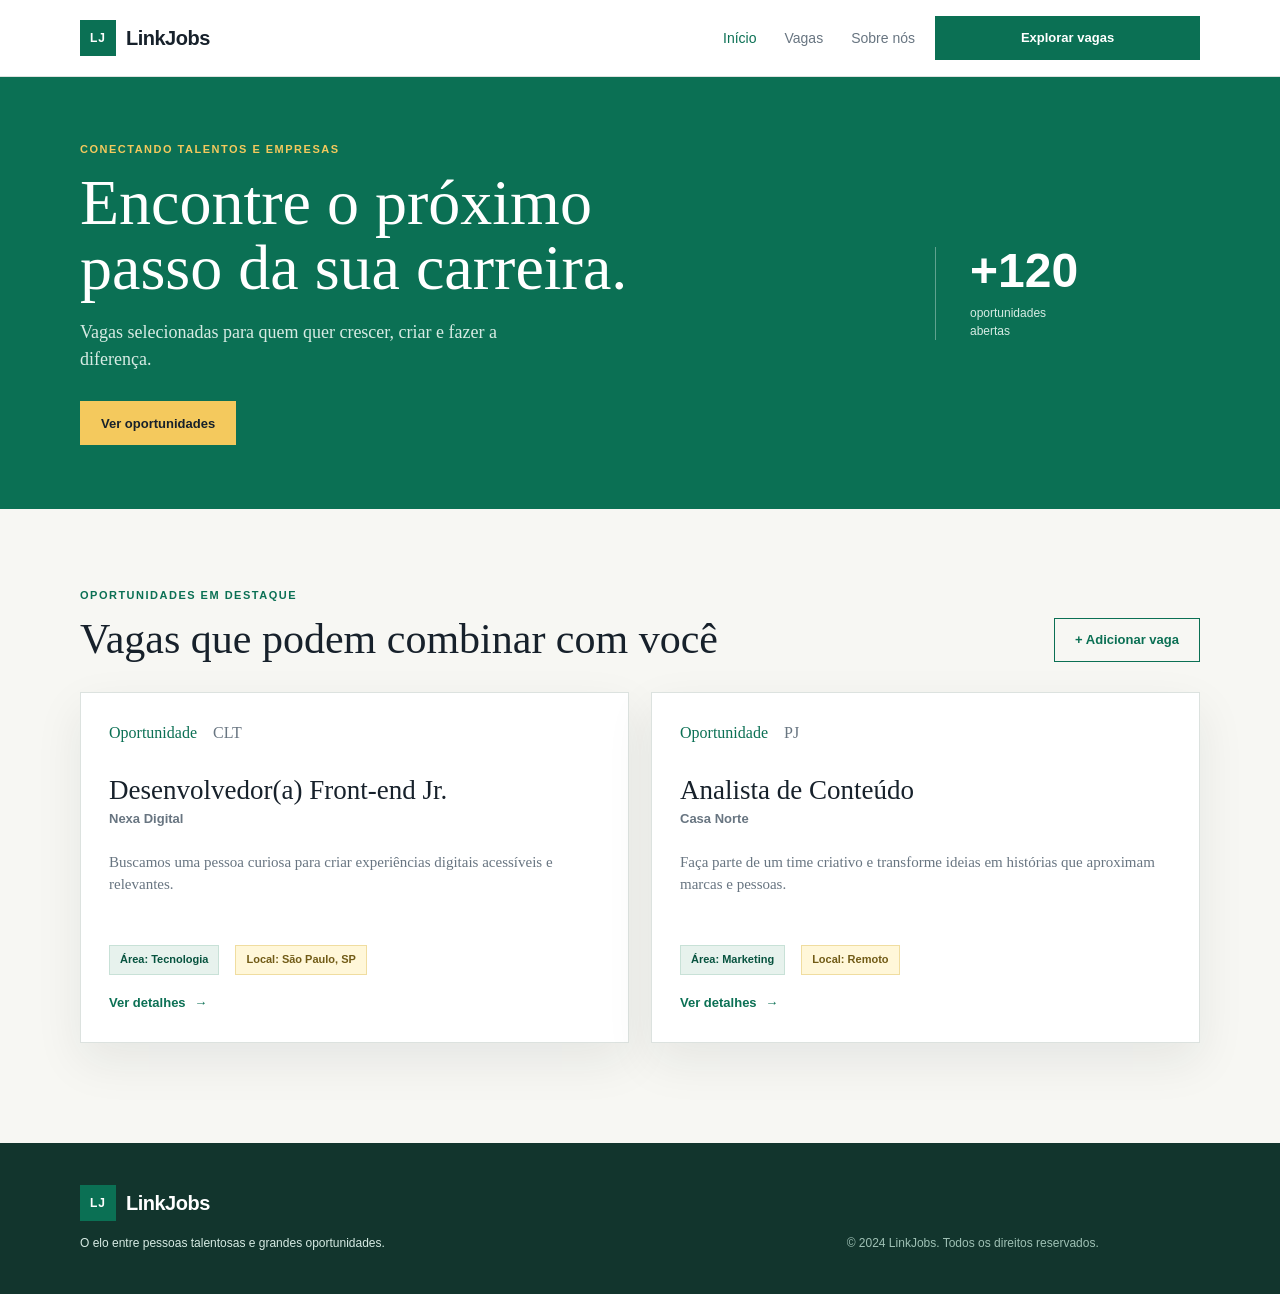
<file: ex2/html/index.html>
<!DOCTYPE html>
<html lang="pt-BR">
<head>
    <meta charset="UTF-8">
    <meta name="viewport" content="width=device-width, initial-scale=1.0">
    <meta name="description" content="Encontre oportunidades e compartilhe vagas na LinkJobs.">
    <title>LinkJobs | Oportunidades profissionais</title>
    <link rel="stylesheet" href="../css/index.css">
</head>
<body>
    <header class="site-header">
        <div class="container site-header__content">
            <a class="brand" href="" id="home" aria-label="LinkJobs - início">
                <span class="brand__mark">LJ</span>
                <span class="brand__name">LinkJobs</span>
            </a>
            <button class="menu-toggle" type="button" aria-expanded="false" aria-controls="main-menu" aria-label="Abrir menu">
                <span></span>
                <span></span>
                <span></span>
            </button>
            <nav class="main-nav" id="main-menu" aria-label="Navegação principal">
                <a id="inicio" class="main-nav__link main-nav__link--active" href="">Início</a>
                <a class="main-nav__link" href="#vagas">Vagas</a>
                <button class="main-nav__link main-nav__button" id="aboutus" type="button">Sobre nós</button>
            </nav>
            <a class="header-action" href="#vagas">Explorar vagas</a>
        </div>
    </header>

    <main id="inicio">
        <section class="hero" id="hero">
            <div class="container hero__content">
                <div class="hero__copy">
                    <p class="eyebrow">Conectando talentos e empresas</p>
                    <h1>Encontre o próximo passo da sua carreira.</h1>
                    <p class="hero__description">Vagas selecionadas para quem quer crescer, criar e fazer a diferença.</p>
                    <a class="button button--primary" href="#vagas">Ver oportunidades</a>
                </div>
                <div class="hero__aside" aria-hidden="true">
                    <span class="hero__number">+120</span>
                    <span class="hero__label">oportunidades abertas</span>
                </div>
            </div>
        </section>

        <section class="jobs-section" id="vagas">
            <div class="container">
                <div class="section-heading">
                    <div>
                        <p class="eyebrow">Oportunidades em destaque</p>
                        <h2>Vagas que podem combinar com você</h2>
                    </div>
                    <button class="button button--outline add-job-button" type="button" id="open-modal">+ Adicionar vaga</button>
                </div>

                <div class="jobs-grid" id="jobs-list">
                    <article class="job-card">
                        <div class="job-card__topline">
                            <span class="job-card__category">Oportunidade</span>
                            <span class="job-card__type">CLT</span>
                        </div>
                        <h3>Desenvolvedor(a) Front-end Jr.</h3>
                        <p class="job-card__company">Nexa Digital</p>
                        <p class="job-card__description">Buscamos uma pessoa curiosa para criar experiências digitais acessíveis e relevantes.</p>
                        <div class="job-card__badges">
                            <span class="job-badge job-badge--area">Área: Tecnologia</span>
                            <span class="job-badge job-badge--location">Local: São Paulo, SP</span>
                        </div>
                        <button class="job-card__link" type="button">Ver detalhes <span aria-hidden="true">→</span></button>
                    </article>

                    <article class="job-card">
                        <div class="job-card__topline">
                            <span class="job-card__category">Oportunidade</span>
                            <span class="job-card__type">PJ</span>
                        </div>
                        <h3>Analista de Conteúdo</h3>
                        <p class="job-card__company">Casa Norte</p>
                        <p class="job-card__description">Faça parte de um time criativo e transforme ideias em histórias que aproximam marcas e pessoas.</p>
                        <div class="job-card__badges">
                            <span class="job-badge job-badge--area">Área: Marketing</span>
                            <span class="job-badge job-badge--location">Local: Remoto</span>
                        </div>
                        <button class="job-card__link" type="button">Ver detalhes <span aria-hidden="true">→</span></button>
                    </article>
                </div>
            </div>
        </section>

        <section class="about-section" id="sobre" hidden>
            <div class="container about-section__content">
                <div class="about-section__intro">
                    <p class="eyebrow">Sobre a LinkJobs</p>
                    <h2>Trabalho com propósito começa por boas conexões.</h2>
                </div>
                <div class="about-section__text">
                    <p>A LinkJobs aproxima profissionais e empresas que compartilham vontade de crescer, criar e transformar o futuro do trabalho.</p>
                    <p>Reunimos oportunidades relevantes e ajudamos cada pessoa a encontrar um caminho profissional mais alinhado com seus talentos e objetivos.</p>
                </div>
                <div class="about-section__values" aria-label="Valores da LinkJobs">
                    <article class="about-value">
                        <span class="about-value__number">01</span>
                        <h3>Conexões reais</h3>
                        <p>Relacionamentos profissionais construídos com transparência e cuidado.</p>
                    </article>
                    <article class="about-value">
                        <span class="about-value__number">02</span>
                        <h3>Oportunidades acessíveis</h3>
                        <p>Informação clara para tornar a próxima escolha mais simples.</p>
                    </article>
                    <article class="about-value">
                        <span class="about-value__number">03</span>
                        <h3>Crescimento contínuo</h3>
                        <p>Espaço para talentos e empresas evoluírem juntos.</p>
                    </article>
                </div>
            </div>
        </section>

        <div class="modal-overlay" id="post-modal" role="dialog" aria-modal="true" aria-labelledby="modal-title" hidden>
            <div class="modal">
                <div class="modal__header">
                    <div>
                        <p class="eyebrow">Compartilhe uma oportunidade</p>
                        <h2 id="modal-title">Adicionar nova vaga</h2>
                    </div>
                    <button class="modal__close" type="button" id="close-modal" aria-label="Fechar formulário">×</button>
                </div>
                <form class="job-form" id="job-form">
                    <label for="job-title">Título da vaga</label>
                    <input id="job-title" name="job-title" type="text" placeholder="Ex.: Designer de Produto" required>

                    <label for="company">Empresa</label>
                    <input id="company" name="company" type="text" placeholder="Nome da empresa" required>

                    <div class="form-row">
                        <div>
                            <label for="category">Área</label>
                            <input id="category" name="category" type="text" placeholder="Ex.: Design" required>
                        </div>
                        <div>
                            <label for="location">Localização</label>
                            <input id="location" name="location" type="text" placeholder="Ex.: Remoto" required>
                        </div>
                    </div>

                    <label for="description">Descrição</label>
                    <textarea id="description" name="description" rows="4" placeholder="Conte um pouco sobre a oportunidade..." required></textarea>

                    <button class="button button--primary" id="button-submit" type="submit">Publicar vaga</button>
                </form>
            </div>
        </div>

        <div class="toast" id="toast" role="status" aria-live="polite" hidden>
            <span class="toast__icon" aria-hidden="true">✓</span>
            <span id="toast-message">Vaga publicada com sucesso.</span>
        </div>
        <div class="toast__error" id="toast-error" role="status" aria-live="polite" hidden>
            <span class="toast__icon__error" aria-hidden="true">X</span>
            <span id="toast-message">Erro, confira os campos e tente novamente</span>
        </div>
    </main>

    <footer class="site-footer">
        <div class="container site-footer__content">
            <div>
                <a class="brand brand--footer" href="#inicio">
                    <span class="brand__mark">LJ</span>
                    <span class="brand__name">LinkJobs</span>
                </a>
                <p>O elo entre pessoas talentosas e grandes oportunidades.</p>
            </div>
            <p class="site-footer__copyright">© 2024 LinkJobs. Todos os direitos reservados.</p>
        </div>
    </footer>
</body>
<script type="module" src="../js/index.js"></script>
</html>
</file>
<file: ex2/css/index.css>
:root {
    --ink: #17212b;
    --muted: #687581;
    --paper: #f7f7f3;
    --white: #ffffff;
    --line: #dce2df;
    --green: #0b7054;
    --green-dark: #07533f;
    --red: #940000; 
    --yellow: #f4c95d;
    --shadow: 0 18px 45px rgba(23, 33, 43, 0.08);
}

* {
    box-sizing: border-box;
}

html {
    scroll-behavior: smooth;
}

body {
    padding: 0;
    margin: 0;
    color: var(--ink);
    background: var(--paper);
    font-family: Georgia, 'Times New Roman', serif;
    line-height: 1.5;
}

a {
    color: inherit;
    text-decoration: none;
}

button,
input,
textarea {
    font: inherit;
}

button,
a {
    -webkit-tap-highlight-color: transparent;
}

.container {
    width: min(1120px, calc(100% - 40px));
    margin: 0 auto;
    display: grid;
    grid-template-columns: repeat(12, minmax(0, 1fr));
    column-gap: 20px;
}

.site-header {
    background: var(--white);
    border-bottom: 1px solid var(--line);
}

.site-header__content {
    align-items: center;
    min-height: 76px;
}

.brand {
    grid-column: 1 / span 3;
}

.main-nav {
    grid-column: 5 / span 5;
}

.menu-toggle {
    display: none;
}

.header-action {
    grid-column: 10 / -1;
}

.brand {
    display: inline-flex;
    align-items: center;
    gap: 10px;
    font-family: Arial, sans-serif;
    font-weight: 800;
}

.brand__mark {
    display: grid;
    width: 36px;
    height: 36px;
    color: var(--white);
    background: var(--green);
    place-items: center;
    font-size: 12px;
    letter-spacing: 1px;
}

.brand__name {
    font-size: 20px;
    letter-spacing: -0.5px;
}

.main-nav {
    display: flex;
    align-items: center;
    gap: 28px;
    margin-left: auto;
    font-family: Arial, sans-serif;
    font-size: 14px;
}

.main-nav__link {
    color: var(--muted);
}

.main-nav__button {
    padding: 0;
    background: transparent;
    border: 0;
    cursor: pointer;
}

.main-nav__link:hover,
.main-nav__link--active {
    color: var(--green);
}

.header-action,
.button {
    display: inline-flex;
    align-items: center;
    justify-content: center;
    min-height: 44px;
    padding: 0 20px;
    border: 1px solid transparent;
    cursor: pointer;
    font-family: Arial, sans-serif;
    font-size: 13px;
    font-weight: 700;
    transition: background-color 180ms ease, color 180ms ease, border-color 180ms ease;
}

.header-action,
.button--primary {
    color: var(--white);
    background: var(--green);
}

.header-action:hover,
.button--primary:hover {
    background: var(--green-dark);
}

.hero {
    background: var(--green);
    color: var(--white);
}

.hero__content {
    align-items: center;
    min-height: 360px;
    padding: 64px 0;
}

.hero__copy {
    grid-column: 1 / span 8;
    max-width: 660px;
}

.eyebrow {
    margin: 0 0 12px;
    color: var(--yellow);
    font-family: Arial, sans-serif;
    font-size: 11px;
    font-weight: 700;
    letter-spacing: 1.5px;
    text-transform: uppercase;
}

.hero h1 {
    max-width: 620px;
    margin: 0 0 18px;
    font-size: clamp(38px, 5vw, 64px);
    font-weight: 400;
    line-height: 1.03;
}

.hero__description {
    max-width: 480px;
    margin: 0 0 28px;
    color: #d7ebe4;
    font-size: 18px;
}

.hero .button {
    color: var(--ink);
    background: var(--yellow);
}

.hero .button:hover {
    background: #ffe093;
}

.hero__aside {
    grid-column: 10 / span 3;
    display: flex;
    flex-direction: column;
    padding-left: 34px;
    border-left: 1px solid rgba(255, 255, 255, 0.35);
    font-family: Arial, sans-serif;
}

.hero__number {
    font-size: 48px;
    font-weight: 700;
    line-height: 1;
}

.hero__label {
    max-width: 100px;
    margin-top: 9px;
    color: #d7ebe4;
    font-size: 12px;
}

.jobs-section {
    padding: 78px 0 100px;
}

.section-heading {
    grid-column: 1 / -1;
    display: flex;
    align-items: end;
    justify-content: space-between;
    margin-bottom: 30px;
    gap: 24px;
}

.section-heading .eyebrow {
    color: var(--green);
}

h2 {
    margin: 0;
    font-size: clamp(28px, 4vw, 42px);
    font-weight: 400;
    line-height: 1.1;
}

.button--outline {
    color: var(--green);
    background: transparent;
    border-color: var(--green);
    white-space: nowrap;
}

.button--outline:hover {
    color: var(--white);
    background: var(--green);
}

.jobs-grid {
    grid-column: 1 / -1;
    display: grid;
    grid-template-columns: repeat(12, minmax(0, 1fr));
    gap: 22px;
}

.about-section {
    padding: 82px 0 96px;
    color: var(--white);
    background: #12352d;
    border-bottom: 1px solid var(--white);
}

.about-section__intro {
    grid-column: 1 / span 5;
}

.about-section__intro h2 {
    color: var(--white);
}

.about-section__text {
    grid-column: 7 / -1;
    padding-top: 7px;
    color: #d7ebe4;
    font-size: 17px;
}

.about-section__text p {
    margin: 0 0 18px;
}

.about-section__values {
    grid-column: 1 / -1;
    display: grid;
    grid-template-columns: repeat(3, 1fr);
    gap: 22px;
    margin-top: 62px;
    padding-top: 26px;
    border-top: 1px solid rgba(255, 255, 255, 0.25);
}

.about-value {
    padding-right: 24px;
    border-right: 1px solid rgba(255, 255, 255, 0.25);
}

.about-value:last-child {
    border-right: 0;
}

.about-value__number {
    color: var(--yellow);
    font-family: Arial, sans-serif;
    font-size: 12px;
    font-weight: 700;
}

.about-value h3 {
    margin: 18px 0 8px;
    font-size: 22px;
    font-weight: 400;
}

.about-value p {
    max-width: 250px;
    margin: 0;
    color: #b9d3c9;
    font-family: Arial, sans-serif;
    font-size: 13px;
}

.job-card {
    grid-column: span 6;
    padding: 28px;
    background: var(--white);
    border: 1px solid var(--line);
    box-shadow: var(--shadow);
}

.job-card__topline,
.job-card__badges {
    display: flex;
    flex-wrap: wrap;
    gap: 16px;
}

.job-card__category {
    color: var(--green);
}

.job-card__type {
    color: var(--muted);
}

.job-card h3 {
    margin: 30px 0 4px;
    font-size: 27px;
    font-weight: 400;
    line-height: 1.12;
}

.job-card__company {
    margin: 0;
    color: var(--muted);
    font-family: Arial, sans-serif;
    font-size: 13px;
    font-weight: 700;
}

.job-card__description {
    min-height: 72px;
    margin: 22px 0;
    color: var(--muted);
    font-size: 15px;
}

.job-badge {
    display: inline-flex;
    align-items: center;
    min-height: 30px;
    padding: 5px 10px;
    color: var(--green-dark);
    background: #e7f2ed;
    border: 1px solid #c8e1d7;
    font-family: Arial, sans-serif;
    font-size: 11px;
    font-weight: 700;
}

.job-badge--location {
    color: #715b16;
    background: #fff7d9;
    border-color: #f0dda0;
}

.toast {
    position: fixed;
    z-index: 20;
    right: 24px;
    bottom: 24px;
    display: flex;
    align-items: center;
    gap: 10px;
    width: min(360px, calc(100% - 32px));
    padding: 14px 16px;
    color: var(--white);
    background: var(--green-dark);
    box-shadow: 0 14px 35px rgba(23, 33, 43, 0.22);
    font-family: Arial, sans-serif;
    font-size: 13px;
    font-weight: 700;
    animation: toast-in 220ms ease-out;
}

.toast[hidden] {
    display: none;
}

.toast__icon {
    display: grid;
    flex: 0 0 24px;
    width: 24px;
    height: 24px;
    color: var(--green-dark);
    background: var(--yellow);
    border-radius: 50%;
    place-items: center;
    font-size: 15px;
}
.toast__error {
    position: fixed;
    z-index: 20;
    right: 24px;
    bottom: 24px;
    display: flex;
    align-items: center;
    gap: 10px;
    width: min(360px, calc(100% - 32px));
    padding: 14px 16px;
    color: var(--white);
    background: var(--red);
    box-shadow: 0 14px 35px rgba(23, 33, 43, 0.22);
    font-family: Arial, sans-serif;
    font-size: 13px;
    font-weight: 700;
    animation: toast-in 220ms ease-out;
}

.toast__error[hidden] {
    display: none;
}

.toast__icon__error {
    display: grid;
    flex: 0 0 24px;
    width: 24px;
    height: 24px;
    color: var(--red);
    background: var(--white);
    border-radius: 50%;
    place-items: center;
    font-size: 15px;
}

@keyframes toast-in {
    from {
        opacity: 0;
        transform: translateY(12px);
    }

    to {
        opacity: 1;
        transform: translateY(0);
    }
}

.job-card__link {
    padding: 18px 0 0;
    color: var(--green);
    background: transparent;
    border: 0;
    cursor: pointer;
    font-family: Arial, sans-serif;
    font-size: 13px;
    font-weight: 700;
}

.job-card__link span {
    display: inline-block;
    margin-left: 5px;
    transition: transform 180ms ease;
}

.job-card__link:hover span {
    transform: translateX(4px);
}

.modal-overlay {
    position: fixed;
    z-index: 10;
    inset: 0;
    display: grid;
    padding: 20px;
    overflow-y: auto;
    background: rgba(23, 33, 43, 0.62);
    place-items: center;
}

.modal-overlay[hidden] {
    display: none;
}

.modal {
    width: min(580px, 100%);
    padding: 32px;
    background: var(--white);
    box-shadow: 0 25px 70px rgba(23, 33, 43, 0.25);
}

.modal__header {
    display: flex;
    justify-content: space-between;
    gap: 20px;
    margin-bottom: 26px;
}

.modal .eyebrow {
    color: var(--green);
}

.modal__close {
    width: 36px;
    height: 36px;
    color: var(--muted);
    background: transparent;
    border: 1px solid var(--line);
    cursor: pointer;
    font-size: 25px;
    line-height: 1;
}

.job-form {
    display: grid;
    gap: 9px;
    font-family: Arial, sans-serif;
}

.job-form label {
    margin-top: 8px;
    color: var(--ink);
    font-size: 12px;
    font-weight: 700;
}

.job-form input,
.job-form textarea {
    width: 100%;
    padding: 12px 13px;
    color: var(--ink);
    background: var(--paper);
    border: 1px solid var(--line);
    outline: none;
    resize: vertical;
}

.job-form input:focus,
.job-form textarea:focus {
    border-color: var(--green);
}

.form-row {
    display: grid;
    grid-template-columns: 1fr 1fr;
    gap: 16px;
}

.form-row > div {
    display: grid;
    gap: 9px;
}

.job-form .button {
    margin-top: 18px;
}

.site-footer {
    padding: 42px 0;
    color: #d7ebe4;
    background: #12352d;
}

.site-footer__content {
    display: grid;
    align-items: end;
    gap: 30px;
}

.site-footer__content > div {
    grid-column: 1 / span 7;
}

.site-footer__copyright {
    grid-column: 9 / -1;
}

.brand--footer {
    color: var(--white);
}

.site-footer p {
    margin: 13px 0 0;
    font-family: Arial, sans-serif;
    font-size: 12px;
}

.site-footer__copyright {
    margin: 0 !important;
    color: #9fc1b5;
}

@media (max-width: 1199px) {
    .hero__copy {
        grid-column: 1 / span 9;
    }

    .hero__aside {
        grid-column: 10 / -1;
    }

    .job-card {
        padding: 24px;
    }
}

@media (max-width: 991px) {
    .container {
        column-gap: 16px;
    }

    .brand {
        grid-column: 1 / span 4;
    }

    .main-nav {
        grid-column: 5 / span 4;
        gap: 16px;
    }

    .header-action {
        grid-column: 9 / -1;
    }

    .hero__copy {
        grid-column: 1 / span 8;
    }

    .hero__aside {
        grid-column: 10 / -1;
    }

    .section-heading {
        align-items: start;
        flex-direction: column;
    }

    .about-section__intro,
    .about-section__text {
        grid-column: 1 / -1;
    }

    .about-section__text {
        padding-top: 0;
    }
}

@media (max-width: 767px) {
    .container {
        width: min(100% - 28px, 1120px);
    }

    .site-header__content {
        padding: 14px 0;
        row-gap: 14px;
    }

    .brand,
    .main-nav,
    .header-action {
        grid-column: 1 / -1;
    }

    .brand {
        grid-column: 1 / span 10;
    }

    .menu-toggle {
        grid-column: 11 / -1;
        display: flex;
        flex-direction: column;
        align-items: center;
        justify-content: center;
        width: 44px;
        height: 44px;
        padding: 8px;
        border: 1px solid var(--line);
        color: var(--ink);
        background: var(--white);
        cursor: pointer;
        gap: 5px;
    }

    .menu-toggle span {
        display: block;
        width: 20px;
        height: 2px;
        background: currentColor;
    }

    .main-nav {
        grid-column: 1 / -1;
        order: 3;
        width: 100%;
        display: none;
        margin: 0;
        padding-top: 12px;
        border-top: 1px solid var(--line);
    }

    .main-nav.is-open {
        display: flex;
        justify-content: space-between;
    }

    .header-action {
        grid-column: 1 / -1;
        order: 4;
        display: none;
        padding: 0 12px;
        font-size: 12px;
    }

    .header-action.is-open {
        display: inline-flex;
    }

    .hero__content {
        align-items: flex-start;
        min-height: auto;
        padding: 54px 0 60px;
    }

    .hero__copy,
    .hero__aside {
        grid-column: 1 / -1;
    }

    .hero__aside {
        padding: 18px 0 0;
        border-top: 1px solid rgba(255, 255, 255, 0.35);
        border-left: 0;
    }

    .jobs-section {
        padding: 54px 0 70px;
    }

    .about-section {
        padding: 58px 0 68px;
    }

    .about-section__values {
        grid-template-columns: 1fr;
        gap: 26px;
        margin-top: 38px;
    }

    .about-value {
        padding: 0 0 26px;
        border-right: 0;
        border-bottom: 1px solid rgba(255, 255, 255, 0.25);
    }

    .about-value:last-child {
        padding-bottom: 0;
        border-bottom: 0;
    }

    .section-heading {
        align-items: flex-start;
        flex-direction: column;
    }

    .jobs-grid {
        grid-template-columns: repeat(12, minmax(0, 1fr));
    }

    .job-card {
        grid-column: span 12;
    }

    .job-card__description {
        min-height: 0;
    }

    .modal {
        padding: 24px 18px;
    }

    .form-row {
        grid-template-columns: 1fr;
        gap: 0;
    }

    .site-footer__content {
        row-gap: 20px;
    }

    .site-footer__content > div,
    .site-footer__copyright {
        grid-column: 1 / -1;
    }
}

@media (max-width: 575px) {
    .container {
        width: min(100% - 24px, 1120px);
    }

    .site-header__content {
        min-height: 0;
    }

    .main-nav {
        font-size: 12px;
    }

    .header-action {
        width: 100%;
    }

    .hero h1 {
        font-size: 40px;
    }

    .hero__description {
        font-size: 16px;
    }

    .section-heading h2 {
        font-size: 32px;
    }

    .add-job-button {
        width: 100%;
    }

    .job-card {
        padding: 20px;
    }

    .job-card h3 {
        font-size: 24px;
    }

    .job-card__badges {
        gap: 8px;
    }

    .job-badge {
        max-width: 100%;
    }
}

@media (max-width: 399px) {
    .main-nav {
        align-items: flex-start;
        flex-direction: column;
        gap: 8px;
    }

    .hero__content {
        padding: 42px 0 48px;
    }

    .hero h1 {
        font-size: 34px;
    }

    .modal-overlay {
        padding: 10px;
    }

    .modal {
        padding: 20px 14px;
    }
}
</file>
